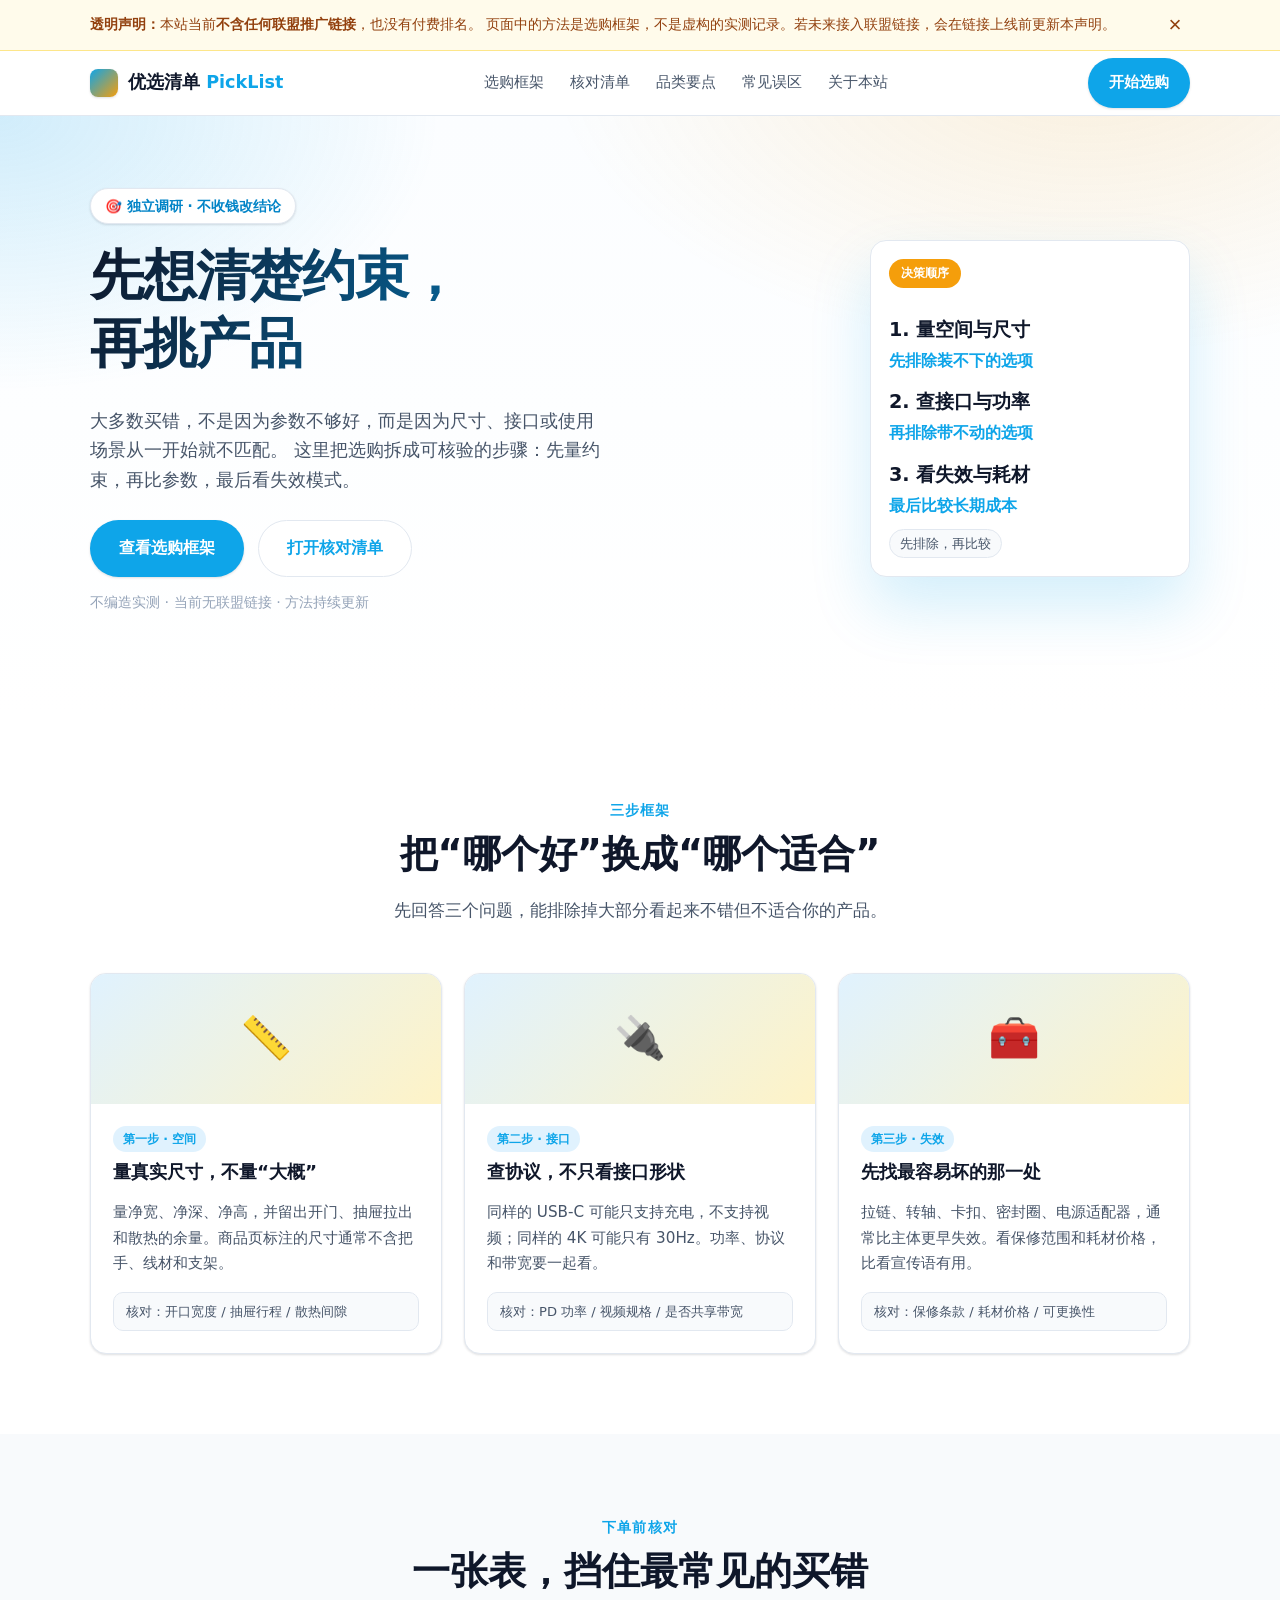
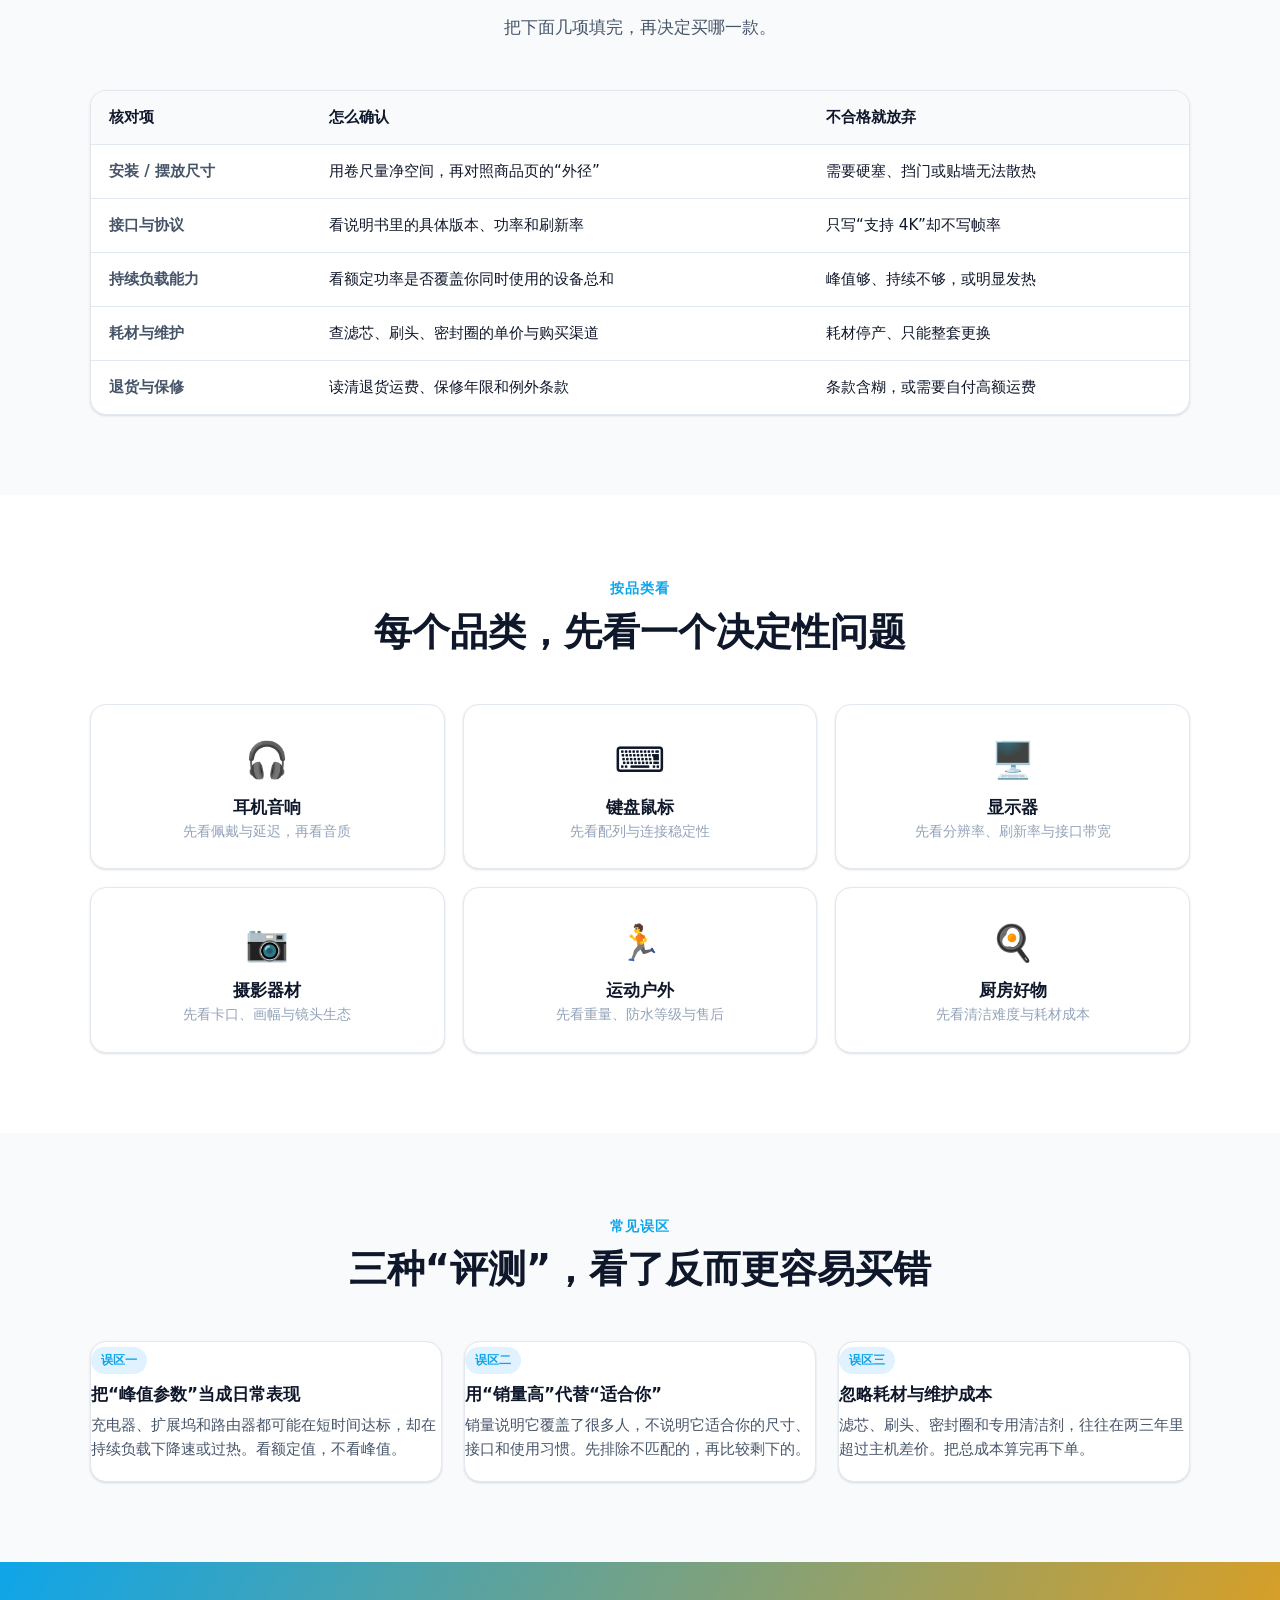
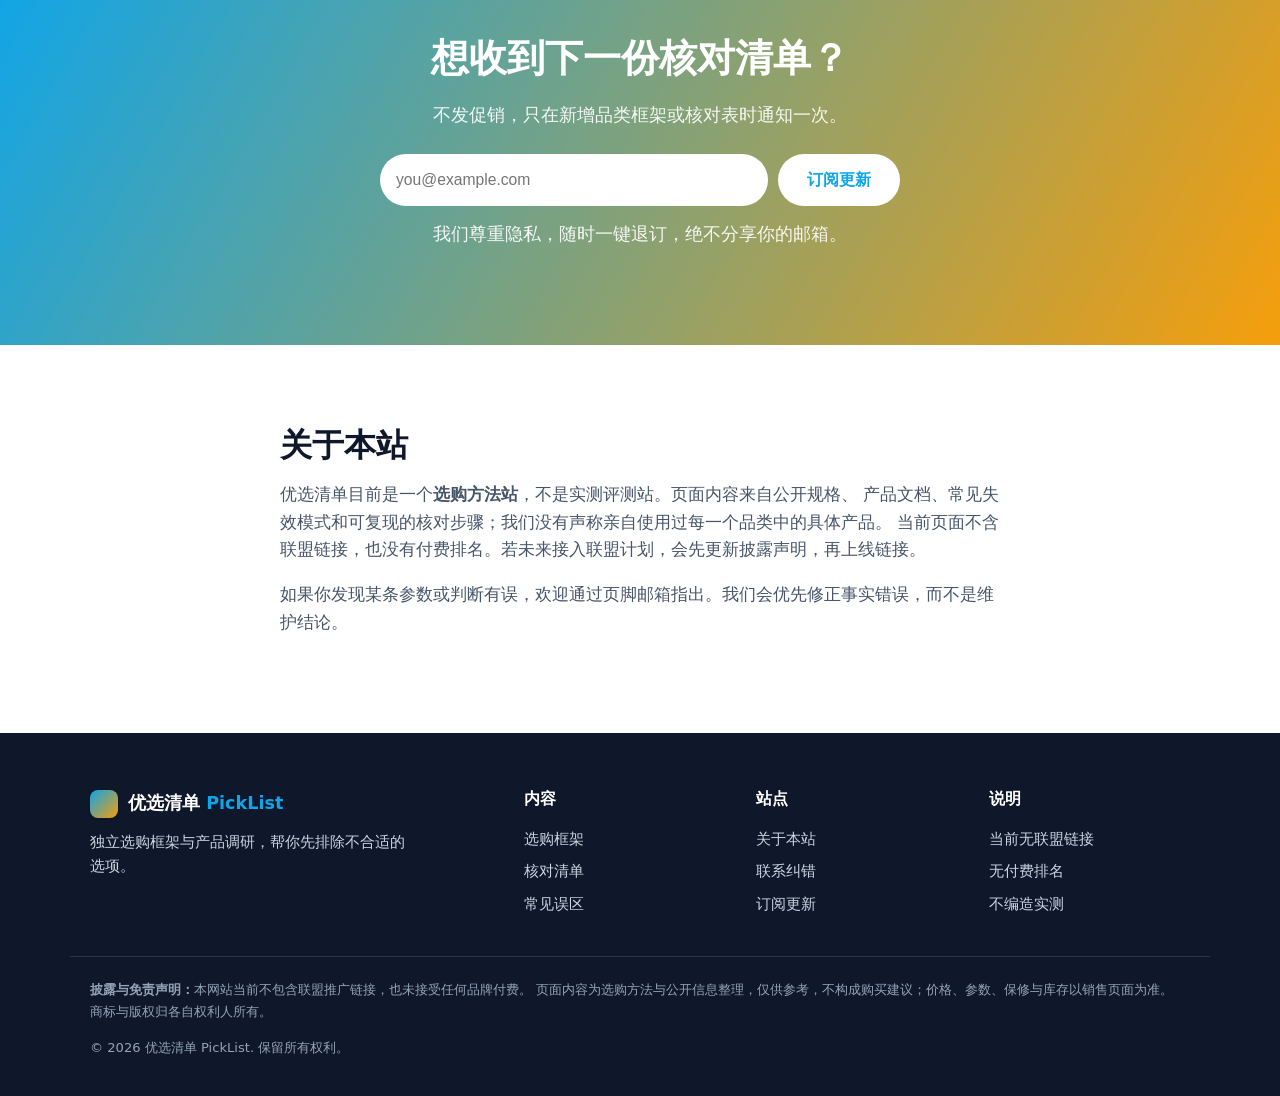
<file: affiliate/index.html>
<!DOCTYPE html>
<html lang="zh-CN">
<head>
  <meta charset="UTF-8" />
  <meta name="viewport" content="width=device-width, initial-scale=1.0" />
  <title>优选清单 · 独立选购框架与产品调研</title>
  <meta name="description" content="用可核验的规格、空间约束与失效模式，帮你做出购买决策。当前未接入联盟链接，不编造实测经历。" />
  <meta name="robots" content="index, follow" />
  <meta name="theme-color" content="#0ea5e9" />
  <link rel="canonical" href="https://yunzhou6-affiliate.netlify.app/" />
  <meta property="og:type" content="website" />
  <meta property="og:locale" content="zh_CN" />
  <meta property="og:site_name" content="优选清单 PickList" />
  <meta property="og:title" content="优选清单 · 独立选购框架与产品调研" />
  <meta property="og:description" content="先量约束，再比参数，最后看失效模式。一份不靠编造实测的选购方法。" />
  <meta property="og:url" content="https://yunzhou6-affiliate.netlify.app/" />
  <meta name="twitter:card" content="summary" />
  <meta name="twitter:title" content="优选清单 · 独立选购框架与产品调研" />
  <meta name="twitter:description" content="先量约束，再比参数，最后看失效模式。一份不靠编造实测的选购方法。" />
  <link rel="stylesheet" href="./styles.css" />
</head>
<body>
  <div class="disclosure" id="disclosure">
    <div class="container disclosure-inner">
      <p>
        <strong>透明声明：</strong>本站当前<strong>不含任何联盟推广链接</strong>，也没有付费排名。
        页面中的方法是选购框架，不是虚构的实测记录。若未来接入联盟链接，会在链接上线前更新本声明。
      </p>
      <button class="disclosure-close" id="disclosureClose" aria-label="关闭声明">×</button>
    </div>
  </div>

  <header class="site-header" id="top">
    <div class="container nav">
      <a class="brand" href="#top" aria-label="优选清单首页">
        <span class="brand-mark" aria-hidden="true"></span>
        <span class="brand-name">优选清单 <span class="brand-sub">PickList</span></span>
      </a>

      <nav class="nav-links" id="navLinks" aria-label="主导航">
        <a href="#framework">选购框架</a>
        <a href="#compare">核对清单</a>
        <a href="#categories">品类要点</a>
        <a href="#mistakes">常见误区</a>
        <a href="#about">关于本站</a>
      </nav>

      <div class="nav-actions">
        <a class="btn btn-primary" href="#framework">开始选购</a>
      </div>

      <button class="nav-toggle" id="navToggle" aria-label="打开菜单" aria-expanded="false" aria-controls="navLinks">
        <span></span><span></span><span></span>
      </button>
    </div>
  </header>

  <main>
    <section class="hero">
      <div class="container hero-grid">
        <div class="hero-copy reveal">
          <span class="badge">🎯 独立调研 · 不收钱改结论</span>
          <h1>先想清楚约束，<br />再挑产品</h1>
          <p class="lead">
            大多数买错，不是因为参数不够好，而是因为尺寸、接口或使用场景从一开始就不匹配。
            这里把选购拆成可核验的步骤：先量约束，再比参数，最后看失效模式。
          </p>
          <div class="hero-cta">
            <a class="btn btn-primary btn-lg" href="#framework">查看选购框架</a>
            <a class="btn btn-outline btn-lg" href="#compare">打开核对清单</a>
          </div>
          <p class="hero-note">不编造实测 · 当前无联盟链接 · 方法持续更新</p>
        </div>

        <div class="hero-visual reveal" aria-hidden="true">
          <div class="rank-card">
            <span class="rank-badge">决策顺序</span>
            <div class="rank-body" style="padding-top:18px;">
              <h3>1. 量空间与尺寸</h3>
              <p class="rank-price" style="font-size:16px;">先排除装不下的选项</p>
              <h3 style="margin-top:16px;">2. 查接口与功率</h3>
              <p class="rank-price" style="font-size:16px;">再排除带不动的选项</p>
              <h3 style="margin-top:16px;">3. 看失效与耗材</h3>
              <p class="rank-price" style="font-size:16px;">最后比较长期成本</p>
              <span class="rank-tag">先排除，再比较</span>
            </div>
          </div>
        </div>
      </div>
    </section>

    <section class="section" id="framework">
      <div class="container">
        <div class="section-head reveal">
          <span class="eyebrow">三步框架</span>
          <h2>把“哪个好”换成“哪个适合”</h2>
          <p>先回答三个问题，能排除掉大部分看起来不错但不适合你的产品。</p>
        </div>

        <div class="grid-3 picks">
          <article class="pick-card reveal">
            <div class="pick-thumb"><span class="pick-emoji" aria-hidden="true">📏</span></div>
            <div class="pick-body">
              <span class="pick-cat">第一步 · 空间</span>
              <h3>量真实尺寸，不量“大概”</h3>
              <p class="pick-desc">量净宽、净深、净高，并留出开门、抽屉拉出和散热的余量。商品页标注的尺寸通常不含把手、线材和支架。</p>
              <p class="pick-note">核对：开口宽度 / 抽屉行程 / 散热间隙</p>
            </div>
          </article>

          <article class="pick-card reveal">
            <div class="pick-thumb"><span class="pick-emoji" aria-hidden="true">🔌</span></div>
            <div class="pick-body">
              <span class="pick-cat">第二步 · 接口</span>
              <h3>查协议，不只看接口形状</h3>
              <p class="pick-desc">同样的 USB-C 可能只支持充电，不支持视频；同样的 4K 可能只有 30Hz。功率、协议和带宽要一起看。</p>
              <p class="pick-note">核对：PD 功率 / 视频规格 / 是否共享带宽</p>
            </div>
          </article>

          <article class="pick-card reveal">
            <div class="pick-thumb"><span class="pick-emoji" aria-hidden="true">🧰</span></div>
            <div class="pick-body">
              <span class="pick-cat">第三步 · 失效</span>
              <h3>先找最容易坏的那一处</h3>
              <p class="pick-desc">拉链、转轴、卡扣、密封圈、电源适配器，通常比主体更早失效。看保修范围和耗材价格，比看宣传语有用。</p>
              <p class="pick-note">核对：保修条款 / 耗材价格 / 可更换性</p>
            </div>
          </article>
        </div>
      </div>
    </section>

    <section class="section section-alt" id="compare">
      <div class="container">
        <div class="section-head reveal">
          <span class="eyebrow">下单前核对</span>
          <h2>一张表，挡住最常见的买错</h2>
          <p>把下面几项填完，再决定买哪一款。</p>
        </div>

        <div class="table-wrap reveal">
          <table class="compare-table">
            <thead>
              <tr>
                <th>核对项</th>
                <th>怎么确认</th>
                <th>不合格就放弃</th>
              </tr>
            </thead>
            <tbody>
              <tr><td>安装 / 摆放尺寸</td><td>用卷尺量净空间，再对照商品页的“外径”</td><td>需要硬塞、挡门或贴墙无法散热</td></tr>
              <tr><td>接口与协议</td><td>看说明书里的具体版本、功率和刷新率</td><td>只写“支持 4K”却不写帧率</td></tr>
              <tr><td>持续负载能力</td><td>看额定功率是否覆盖你同时使用的设备总和</td><td>峰值够、持续不够，或明显发热</td></tr>
              <tr><td>耗材与维护</td><td>查滤芯、刷头、密封圈的单价与购买渠道</td><td>耗材停产、只能整套更换</td></tr>
              <tr><td>退货与保修</td><td>读清退货运费、保修年限和例外条款</td><td>条款含糊，或需要自付高额运费</td></tr>
            </tbody>
          </table>
        </div>
      </div>
    </section>

    <section class="section" id="categories">
      <div class="container">
        <div class="section-head reveal">
          <span class="eyebrow">按品类看</span>
          <h2>每个品类，先看一个决定性问题</h2>
        </div>
        <div class="grid-3 cats">
          <a class="cat-card reveal" href="#compare"><span class="cat-emoji" aria-hidden="true">🎧</span><h3>耳机音响</h3><p>先看佩戴与延迟，再看音质</p></a>
          <a class="cat-card reveal" href="#compare"><span class="cat-emoji" aria-hidden="true">⌨️</span><h3>键盘鼠标</h3><p>先看配列与连接稳定性</p></a>
          <a class="cat-card reveal" href="#compare"><span class="cat-emoji" aria-hidden="true">🖥️</span><h3>显示器</h3><p>先看分辨率、刷新率与接口带宽</p></a>
          <a class="cat-card reveal" href="#compare"><span class="cat-emoji" aria-hidden="true">📷</span><h3>摄影器材</h3><p>先看卡口、画幅与镜头生态</p></a>
          <a class="cat-card reveal" href="#compare"><span class="cat-emoji" aria-hidden="true">🏃</span><h3>运动户外</h3><p>先看重量、防水等级与售后</p></a>
          <a class="cat-card reveal" href="#compare"><span class="cat-emoji" aria-hidden="true">🍳</span><h3>厨房好物</h3><p>先看清洁难度与耗材成本</p></a>
        </div>
      </div>
    </section>

    <section class="section section-alt" id="mistakes">
      <div class="container">
        <div class="section-head reveal">
          <span class="eyebrow">常见误区</span>
          <h2>三种“评测”，看了反而更容易买错</h2>
        </div>
        <div class="grid-3 posts">
          <article class="post-card reveal">
            <div class="post-body">
              <span class="post-cat">误区一</span>
              <h3>把“峰值参数”当成日常表现</h3>
              <p>充电器、扩展坞和路由器都可能在短时间达标，却在持续负载下降速或过热。看额定值，不看峰值。</p>
            </div>
          </article>
          <article class="post-card reveal">
            <div class="post-body">
              <span class="post-cat">误区二</span>
              <h3>用“销量高”代替“适合你”</h3>
              <p>销量说明它覆盖了很多人，不说明它适合你的尺寸、接口和使用习惯。先排除不匹配的，再比较剩下的。</p>
            </div>
          </article>
          <article class="post-card reveal">
            <div class="post-body">
              <span class="post-cat">误区三</span>
              <h3>忽略耗材与维护成本</h3>
              <p>滤芯、刷头、密封圈和专用清洁剂，往往在两三年里超过主机差价。把总成本算完再下单。</p>
            </div>
          </article>
        </div>
      </div>
    </section>

    <section class="cta" id="subscribe">
      <div class="container cta-inner reveal">
        <h2>想收到下一份核对清单？</h2>
        <p>不发促销，只在新增品类框架或核对表时通知一次。</p>
        <form class="sub-form" id="subForm" name="subscribe" method="POST" data-netlify="true" netlify netlify-honeypot="bot-field" novalidate>
          <input type="hidden" name="form-name" value="subscribe" />
          <p class="hidden"><label>请勿填写：<input name="bot-field" tabindex="-1" autocomplete="off" /></label></p>
          <input type="email" id="subEmail" placeholder="you@example.com" autocomplete="email" aria-label="邮箱地址" required />
          <button class="btn btn-light btn-lg" type="submit">订阅更新</button>
          <p class="form-success" id="subSuccess" aria-live="polite" hidden></p>
        </form>
        <p class="cta-fine">我们尊重隐私，随时一键退订，绝不分享你的邮箱。</p>
      </div>
    </section>

    <section class="section" id="about">
      <div class="container about reveal">
        <h2>关于本站</h2>
        <p>
          优选清单目前是一个<strong>选购方法站</strong>，不是实测评测站。页面内容来自公开规格、
          产品文档、常见失效模式和可复现的核对步骤；我们没有声称亲自使用过每一个品类中的具体产品。
          当前页面不含联盟链接，也没有付费排名。若未来接入联盟计划，会先更新披露声明，再上线链接。
        </p>
        <p>
          如果你发现某条参数或判断有误，欢迎通过页脚邮箱指出。我们会优先修正事实错误，而不是维护结论。
        </p>
      </div>
    </section>
  </main>

  <footer class="site-footer">
    <div class="container footer-grid">
      <div class="footer-brand">
        <a class="brand" href="#top">
          <span class="brand-mark" aria-hidden="true"></span>
          <span class="brand-name">优选清单 <span class="brand-sub">PickList</span></span>
        </a>
        <p>独立选购框架与产品调研，帮你先排除不合适的选项。</p>
      </div>
      <div class="footer-col">
        <h4>内容</h4>
        <a href="#framework">选购框架</a>
        <a href="#compare">核对清单</a>
        <a href="#mistakes">常见误区</a>
      </div>
      <div class="footer-col">
        <h4>站点</h4>
        <a href="#about">关于本站</a>
        <a href="mailto:yunzhou6@gmail.com">联系纠错</a>
        <a href="#subscribe">订阅更新</a>
      </div>
      <div class="footer-col">
        <h4>说明</h4>
        <p>当前无联盟链接</p>
        <p>无付费排名</p>
        <p>不编造实测</p>
      </div>
    </div>

    <div class="container footer-disclaimer">
      <p>
        <strong>披露与免责声明：</strong>本网站当前不包含联盟推广链接，也未接受任何品牌付费。
        页面内容为选购方法与公开信息整理，仅供参考，不构成购买建议；价格、参数、保修与库存以销售页面为准。
        商标与版权归各自权利人所有。
      </p>
      <p class="copyright">© 2026 优选清单 PickList. 保留所有权利。</p>
    </div>
  </footer>

  <script src="./script.js"></script>
</body>
</html>
</file>
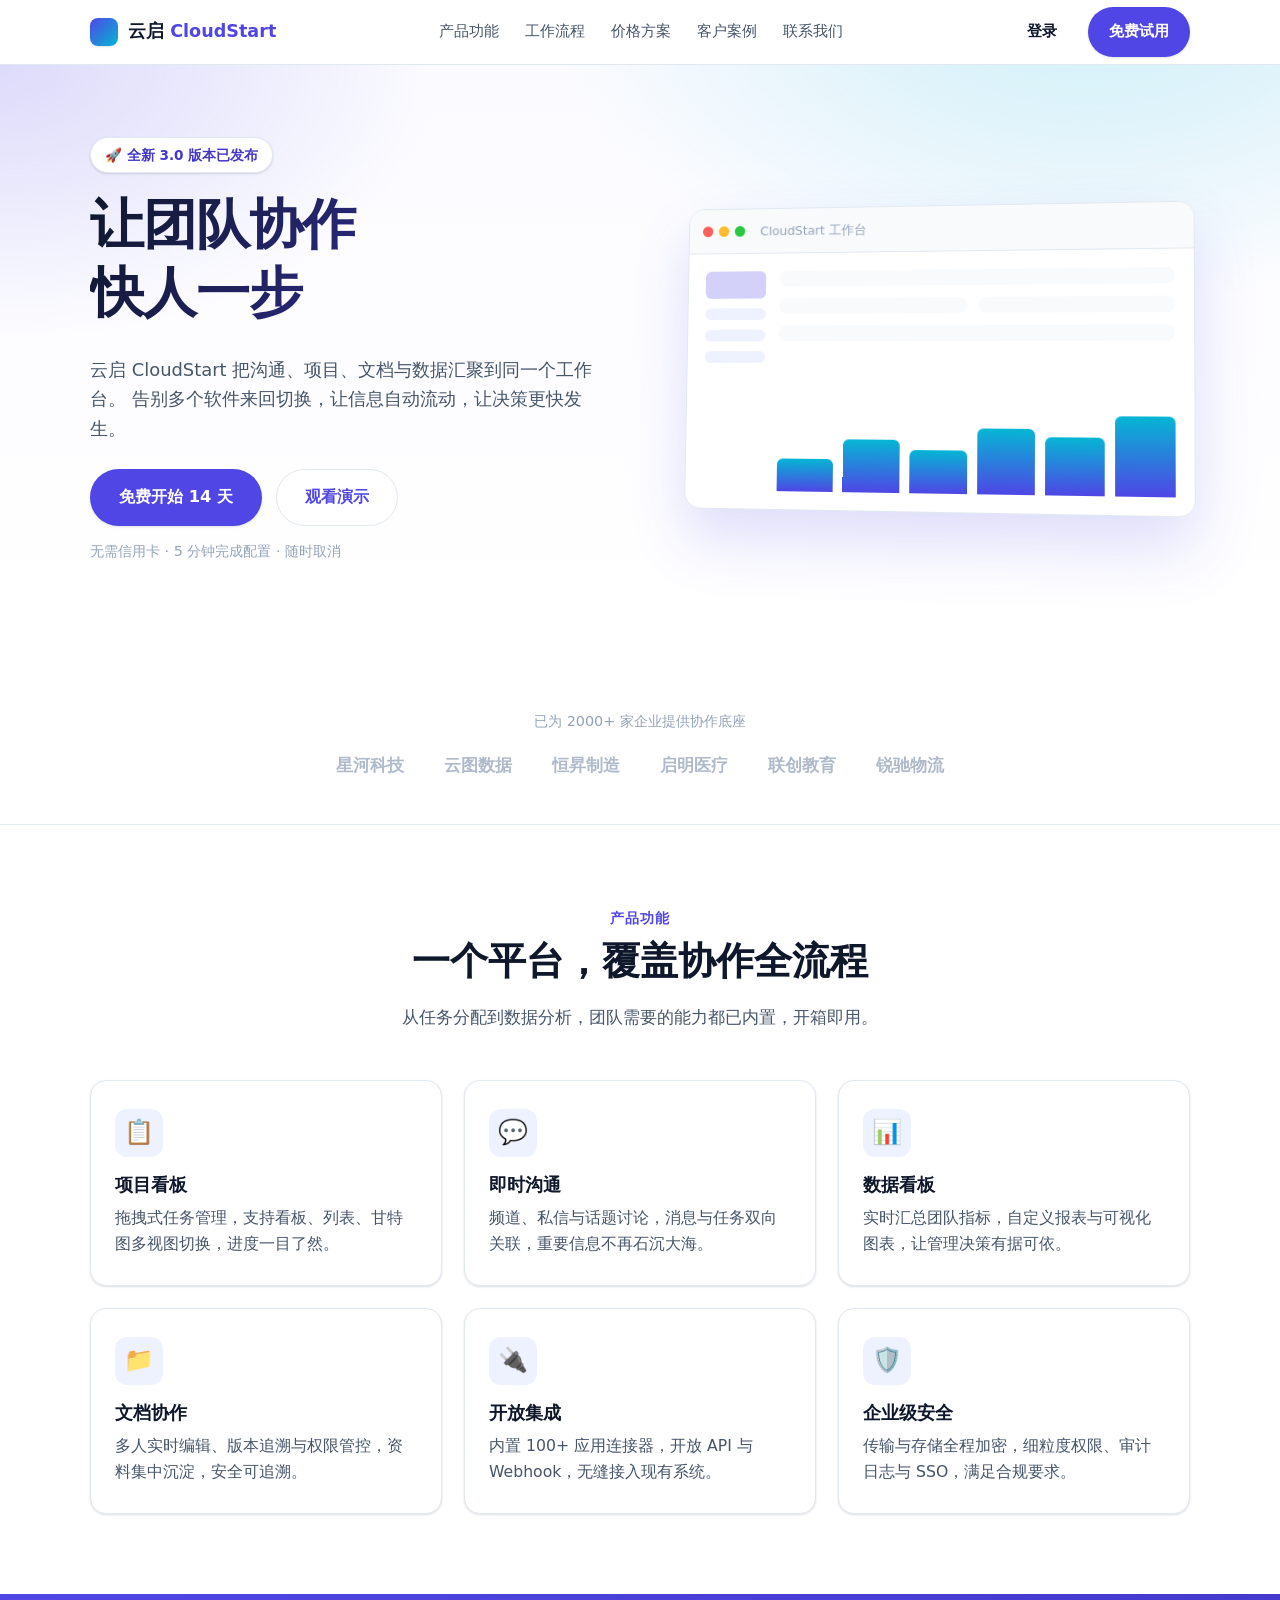
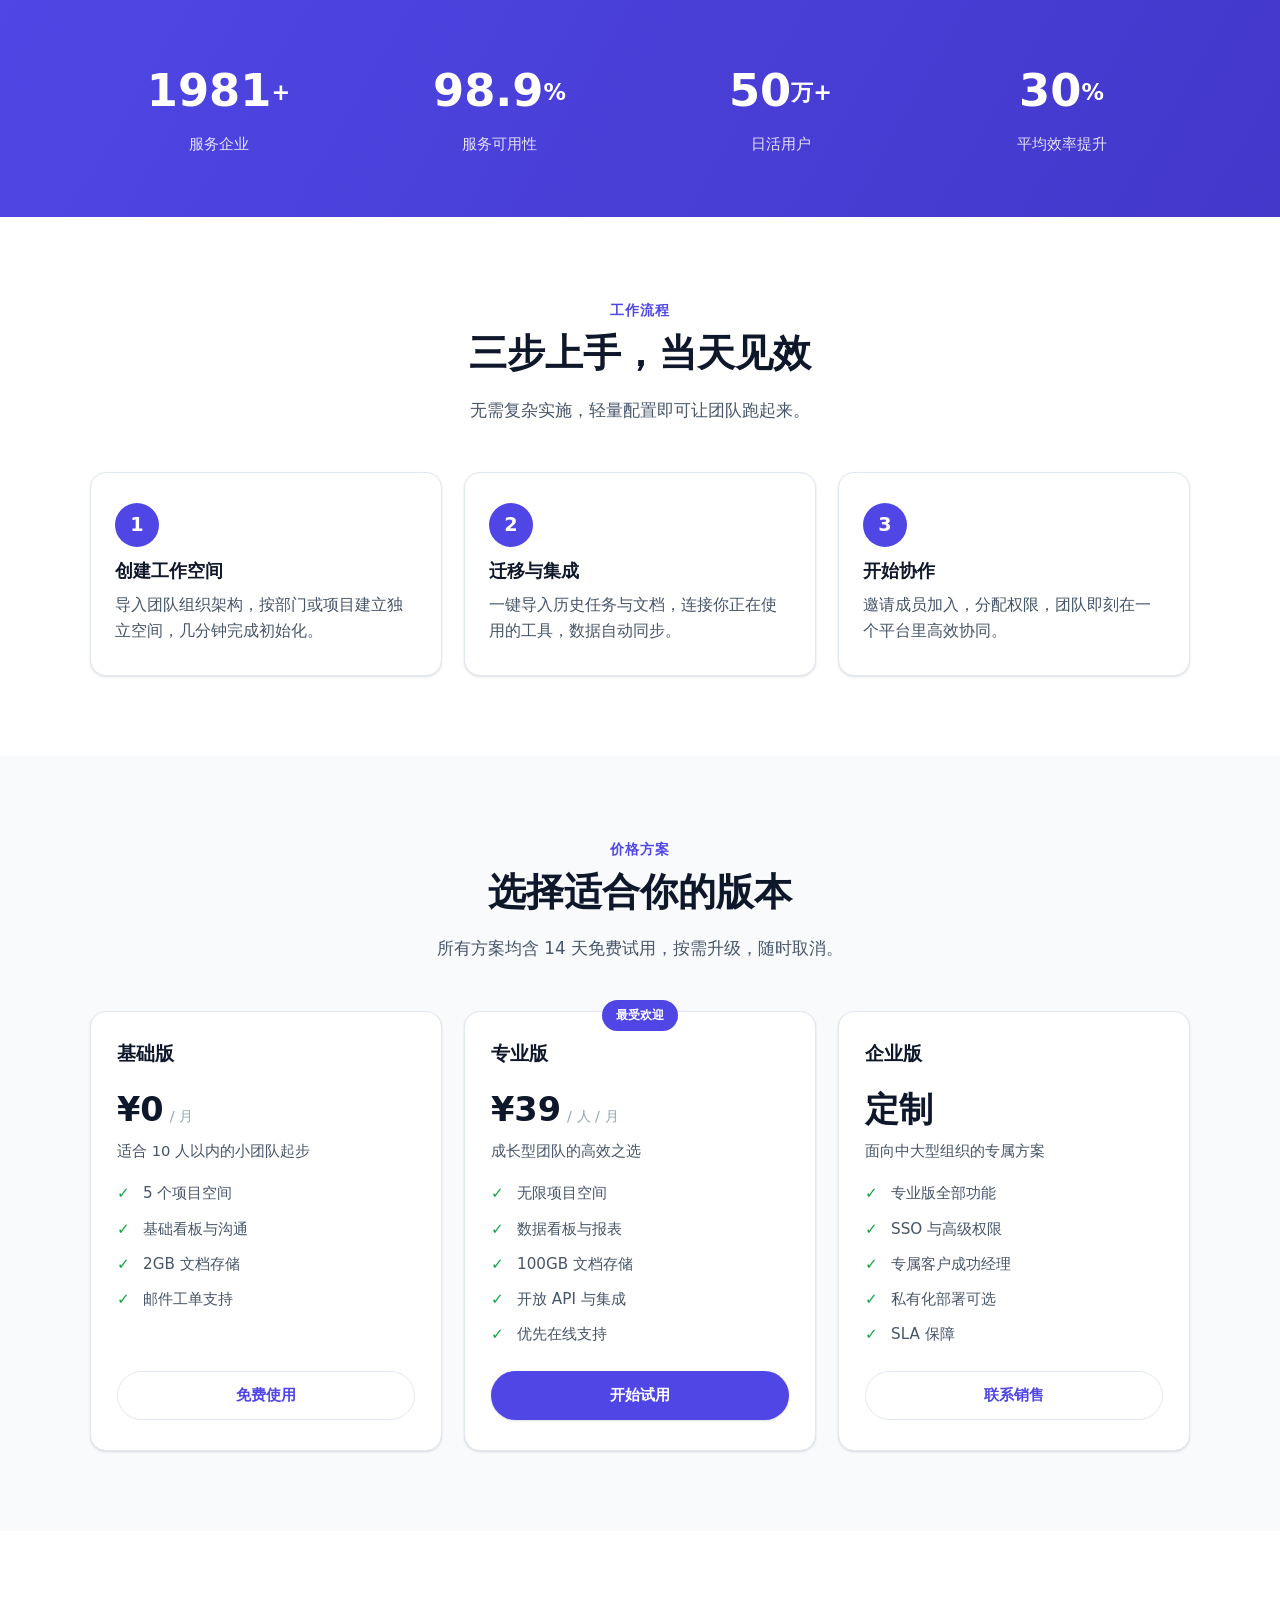
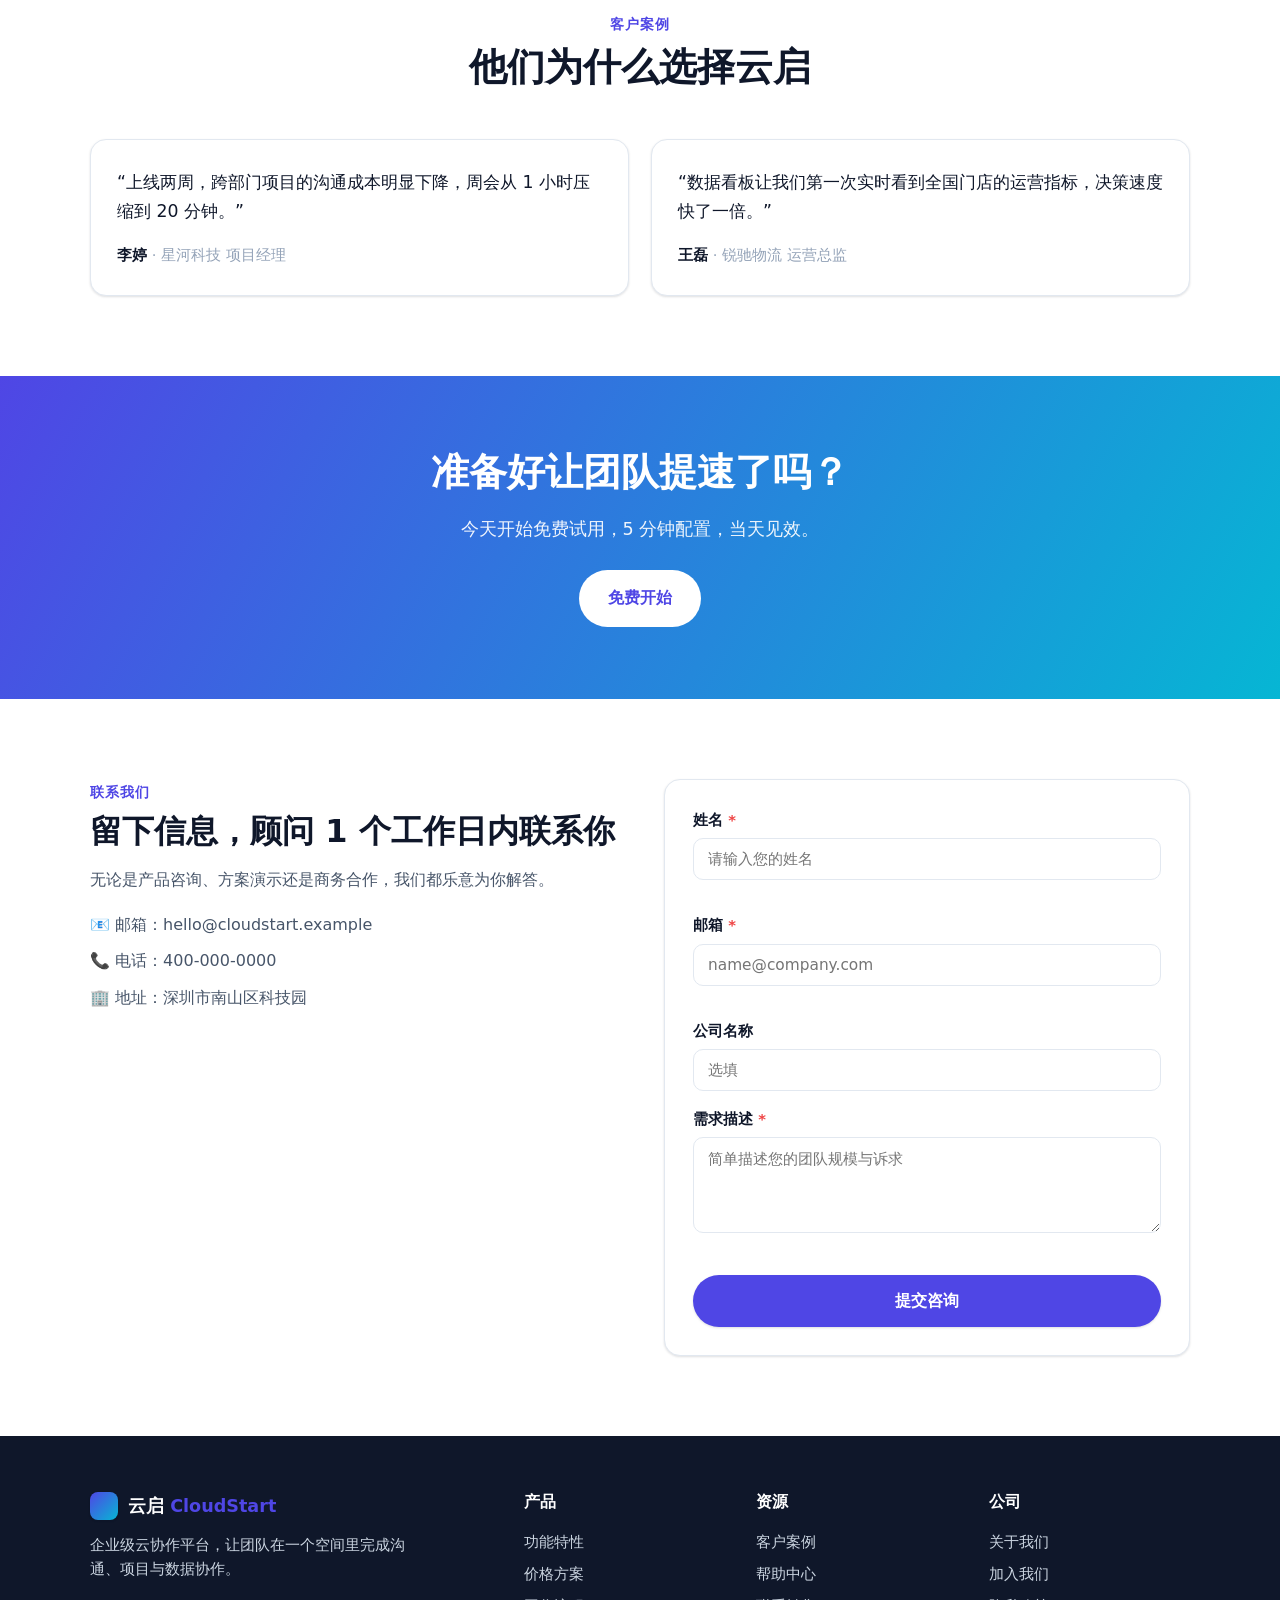
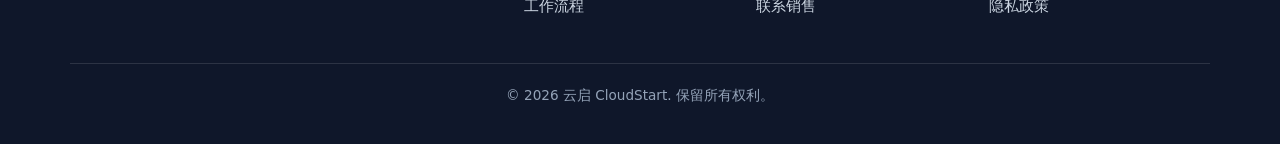
<file: landing/index.html>
<!DOCTYPE html>
<html lang="zh-CN">
<head>
  <meta charset="UTF-8" />
  <meta name="viewport" content="width=device-width, initial-scale=1.0" />
  <meta name="description" content="云启 CloudStart —— 企业级云协作平台，让团队在一个空间里完成沟通、项目与数据协作。免费试用，5 分钟上线。" />
  <meta name="theme-color" content="#4f46e5" />
  <link rel="canonical" href="https://stirring-elf-614467.netlify.app/" />
  <meta property="og:type" content="website" />
  <meta property="og:locale" content="zh_CN" />
  <meta property="og:site_name" content="云启 CloudStart" />
  <meta property="og:title" content="云启 CloudStart · 企业级云协作平台" />
  <meta property="og:description" content="把沟通、项目、文档与数据汇聚到同一个工作台，让团队协作快人一步。" />
  <meta property="og:url" content="https://stirring-elf-614467.netlify.app/" />
  <meta name="twitter:card" content="summary" />
  <meta name="twitter:title" content="云启 CloudStart · 企业级云协作平台" />
  <meta name="twitter:description" content="把沟通、项目、文档与数据汇聚到同一个工作台，让团队协作快人一步。" />
  <title>云启 CloudStart · 企业级云协作平台</title>
  <link rel="preconnect" href="https://fonts.googleapis.com" />
  <link rel="stylesheet" href="./styles.css" />
</head>
<body>
  <!-- 顶部导航 -->
  <header class="site-header" id="top">
    <div class="container nav">
      <a class="brand" href="#top" aria-label="云启 CloudStart 首页">
        <span class="brand-mark" aria-hidden="true"></span>
        <span class="brand-name">云启 <span class="brand-sub">CloudStart</span></span>
      </a>

      <nav class="nav-links" id="navLinks" aria-label="主导航">
        <a href="#features">产品功能</a>
        <a href="#how">工作流程</a>
        <a href="#pricing">价格方案</a>
        <a href="#testimonials">客户案例</a>
        <a href="#contact">联系我们</a>
      </nav>

      <div class="nav-actions">
        <a class="btn btn-ghost" href="#contact">登录</a>
        <a class="btn btn-primary" href="#pricing">免费试用</a>
      </div>

      <button class="nav-toggle" id="navToggle" aria-label="打开菜单" aria-expanded="false" aria-controls="navLinks">
        <span></span><span></span><span></span>
      </button>
    </div>
  </header>

  <main>
    <!-- Hero -->
    <section class="hero">
      <div class="container hero-grid">
        <div class="hero-copy reveal">
          <span class="badge">🚀 全新 3.0 版本已发布</span>
          <h1>让团队协作<br />快人一步</h1>
          <p class="lead">
            云启 CloudStart 把沟通、项目、文档与数据汇聚到同一个工作台。
            告别多个软件来回切换，让信息自动流动，让决策更快发生。
          </p>
          <div class="hero-cta">
            <a class="btn btn-primary btn-lg" href="#pricing">免费开始 14 天</a>
            <a class="btn btn-outline btn-lg" href="#how">观看演示</a>
          </div>
          <p class="hero-note">无需信用卡 · 5 分钟完成配置 · 随时取消</p>
        </div>

        <div class="hero-visual reveal" aria-hidden="true">
          <div class="mock">
            <div class="mock-bar">
              <span class="dot red"></span><span class="dot yellow"></span><span class="dot green"></span>
              <span class="mock-title">CloudStart 工作台</span>
            </div>
            <div class="mock-body">
              <div class="mock-side">
                <span></span><span></span><span></span><span></span>
              </div>
              <div class="mock-main">
                <div class="mock-card w70"></div>
                <div class="mock-row"><div class="mock-card w40"></div><div class="mock-card w40"></div></div>
                <div class="mock-card w90"></div>
                <div class="mock-chart">
                  <i style="height:40%"></i><i style="height:65%"></i><i style="height:52%"></i>
                  <i style="height:80%"></i><i style="height:70%"></i><i style="height:95%"></i>
                </div>
              </div>
            </div>
          </div>
        </div>
      </div>
    </section>

    <!-- 信任栏 -->
    <section class="trust">
      <div class="container">
        <p class="trust-label">已为 2000+ 家企业提供协作底座</p>
        <div class="trust-logos">
          <span>星河科技</span><span>云图数据</span><span>恒昇制造</span>
          <span>启明医疗</span><span>联创教育</span><span>锐驰物流</span>
        </div>
      </div>
    </section>

    <!-- 功能特性 -->
    <section class="section" id="features">
      <div class="container">
        <div class="section-head reveal">
          <span class="eyebrow">产品功能</span>
          <h2>一个平台，覆盖协作全流程</h2>
          <p>从任务分配到数据分析，团队需要的能力都已内置，开箱即用。</p>
        </div>

        <div class="grid-3">
          <article class="card reveal">
            <div class="card-icon" aria-hidden="true">📋</div>
            <h3>项目看板</h3>
            <p>拖拽式任务管理，支持看板、列表、甘特图多视图切换，进度一目了然。</p>
          </article>
          <article class="card reveal">
            <div class="card-icon" aria-hidden="true">💬</div>
            <h3>即时沟通</h3>
            <p>频道、私信与话题讨论，消息与任务双向关联，重要信息不再石沉大海。</p>
          </article>
          <article class="card reveal">
            <div class="card-icon" aria-hidden="true">📊</div>
            <h3>数据看板</h3>
            <p>实时汇总团队指标，自定义报表与可视化图表，让管理决策有据可依。</p>
          </article>
          <article class="card reveal">
            <div class="card-icon" aria-hidden="true">📁</div>
            <h3>文档协作</h3>
            <p>多人实时编辑、版本追溯与权限管控，资料集中沉淀，安全可追溯。</p>
          </article>
          <article class="card reveal">
            <div class="card-icon" aria-hidden="true">🔌</div>
            <h3>开放集成</h3>
            <p>内置 100+ 应用连接器，开放 API 与 Webhook，无缝接入现有系统。</p>
          </article>
          <article class="card reveal">
            <div class="card-icon" aria-hidden="true">🛡️</div>
            <h3>企业级安全</h3>
            <p>传输与存储全程加密，细粒度权限、审计日志与 SSO，满足合规要求。</p>
          </article>
        </div>
      </div>
    </section>

    <!-- 数据统计 -->
    <section class="stats">
      <div class="container stats-grid">
        <div class="stat reveal">
          <span class="stat-num" data-target="2000">0</span><span class="stat-plus">+</span>
          <p>服务企业</p>
        </div>
        <div class="stat reveal">
          <span class="stat-num" data-target="99" data-suffix=".9">0</span><span class="stat-plus">%</span>
          <p>服务可用性</p>
        </div>
        <div class="stat reveal">
          <span class="stat-num" data-target="50">0</span><span class="stat-plus">万+</span>
          <p>日活用户</p>
        </div>
        <div class="stat reveal">
          <span class="stat-num" data-target="30">0</span><span class="stat-plus">%</span>
          <p>平均效率提升</p>
        </div>
      </div>
    </section>

    <!-- 工作流程 -->
    <section class="section" id="how">
      <div class="container">
        <div class="section-head reveal">
          <span class="eyebrow">工作流程</span>
          <h2>三步上手，当天见效</h2>
          <p>无需复杂实施，轻量配置即可让团队跑起来。</p>
        </div>

        <div class="steps">
          <div class="step reveal">
            <span class="step-num">1</span>
            <h3>创建工作空间</h3>
            <p>导入团队组织架构，按部门或项目建立独立空间，几分钟完成初始化。</p>
          </div>
          <div class="step reveal">
            <span class="step-num">2</span>
            <h3>迁移与集成</h3>
            <p>一键导入历史任务与文档，连接你正在使用的工具，数据自动同步。</p>
          </div>
          <div class="step reveal">
            <span class="step-num">3</span>
            <h3>开始协作</h3>
            <p>邀请成员加入，分配权限，团队即刻在一个平台里高效协同。</p>
          </div>
        </div>
      </div>
    </section>

    <!-- 价格方案 -->
    <section class="section section-alt" id="pricing">
      <div class="container">
        <div class="section-head reveal">
          <span class="eyebrow">价格方案</span>
          <h2>选择适合你的版本</h2>
          <p>所有方案均含 14 天免费试用，按需升级，随时取消。</p>
        </div>

        <div class="grid-3 pricing">
          <article class="price-card reveal">
            <h3>基础版</h3>
            <p class="price"><span class="amount">¥0</span><span class="per">/ 月</span></p>
            <p class="price-desc">适合 10 人以内的小团队起步</p>
            <ul class="price-list">
              <li>5 个项目空间</li>
              <li>基础看板与沟通</li>
              <li>2GB 文档存储</li>
              <li>邮件工单支持</li>
            </ul>
            <a class="btn btn-outline btn-block" href="#contact">免费使用</a>
          </article>

          <article class="price-card price-card-featured reveal">
            <span class="ribbon">最受欢迎</span>
            <h3>专业版</h3>
            <p class="price"><span class="amount">¥39</span><span class="per">/ 人 / 月</span></p>
            <p class="price-desc">成长型团队的高效之选</p>
            <ul class="price-list">
              <li>无限项目空间</li>
              <li>数据看板与报表</li>
              <li>100GB 文档存储</li>
              <li>开放 API 与集成</li>
              <li>优先在线支持</li>
            </ul>
            <a class="btn btn-primary btn-block" href="#contact">开始试用</a>
          </article>

          <article class="price-card reveal">
            <h3>企业版</h3>
            <p class="price"><span class="amount">定制</span></p>
            <p class="price-desc">面向中大型组织的专属方案</p>
            <ul class="price-list">
              <li>专业版全部功能</li>
              <li>SSO 与高级权限</li>
              <li>专属客户成功经理</li>
              <li>私有化部署可选</li>
              <li>SLA 保障</li>
            </ul>
            <a class="btn btn-outline btn-block" href="#contact">联系销售</a>
          </article>
        </div>
      </div>
    </section>

    <!-- 客户评价 -->
    <section class="section" id="testimonials">
      <div class="container">
        <div class="section-head reveal">
          <span class="eyebrow">客户案例</span>
          <h2>他们为什么选择云启</h2>
        </div>

        <div class="grid-2 quotes">
          <blockquote class="quote reveal">
            <p>“上线两周，跨部门项目的沟通成本明显下降，周会从 1 小时压缩到 20 分钟。”</p>
            <footer><strong>李婷</strong> · 星河科技 项目经理</footer>
          </blockquote>
          <blockquote class="quote reveal">
            <p>“数据看板让我们第一次实时看到全国门店的运营指标，决策速度快了一倍。”</p>
            <footer><strong>王磊</strong> · 锐驰物流 运营总监</footer>
          </blockquote>
        </div>
      </div>
    </section>

    <!-- CTA -->
    <section class="cta">
      <div class="container cta-inner reveal">
        <h2>准备好让团队提速了吗？</h2>
        <p>今天开始免费试用，5 分钟配置，当天见效。</p>
        <a class="btn btn-light btn-lg" href="#pricing">免费开始</a>
      </div>
    </section>

    <!-- 联系表单 -->
    <section class="section" id="contact">
      <div class="container contact-grid">
        <div class="contact-copy reveal">
          <span class="eyebrow">联系我们</span>
          <h2>留下信息，顾问 1 个工作日内联系你</h2>
          <p>无论是产品咨询、方案演示还是商务合作，我们都乐意为你解答。</p>
          <ul class="contact-info">
            <li>📧 邮箱：hello@cloudstart.example</li>
            <li>📞 电话：400-000-0000</li>
            <li>🏢 地址：深圳市南山区科技园</li>
          </ul>
        </div>

        <form class="contact-form reveal" id="contactForm" name="contact" method="POST" data-netlify="true" netlify netlify-honeypot="bot-field" novalidate>
          <input type="hidden" name="form-name" value="contact" />
          <p class="hidden"><label>请勿填写：<input name="bot-field" tabindex="-1" autocomplete="off" /></label></p>
          <div class="field">
            <label for="name">姓名 <span class="req">*</span></label>
            <input type="text" id="name" name="name" autocomplete="name" placeholder="请输入您的姓名" required />
            <small class="error" data-for="name"></small>
          </div>
          <div class="field">
            <label for="email">邮箱 <span class="req">*</span></label>
            <input type="email" id="email" name="email" autocomplete="email" placeholder="name@company.com" required />
            <small class="error" data-for="email"></small>
          </div>
          <div class="field">
            <label for="company">公司名称</label>
            <input type="text" id="company" name="company" autocomplete="organization" placeholder="选填" />
          </div>
          <div class="field">
            <label for="message">需求描述 <span class="req">*</span></label>
            <textarea id="message" name="message" rows="4" placeholder="简单描述您的团队规模与诉求" required></textarea>
            <small class="error" data-for="message"></small>
          </div>
          <button class="btn btn-primary btn-block btn-lg" type="submit">提交咨询</button>
          <p class="form-success" id="formSuccess" hidden>✅ 提交成功！我们会尽快与您联系。</p>
        </form>
      </div>
    </section>
  </main>

  <!-- 页脚 -->
  <footer class="site-footer">
    <div class="container footer-grid">
      <div class="footer-brand">
        <a class="brand" href="#top">
          <span class="brand-mark" aria-hidden="true"></span>
          <span class="brand-name">云启 <span class="brand-sub">CloudStart</span></span>
        </a>
        <p>企业级云协作平台，让团队在一个空间里完成沟通、项目与数据协作。</p>
      </div>
      <div class="footer-col">
        <h4>产品</h4>
        <a href="#features">功能特性</a>
        <a href="#pricing">价格方案</a>
        <a href="#how">工作流程</a>
      </div>
      <div class="footer-col">
        <h4>资源</h4>
        <a href="#testimonials">客户案例</a>
        <a href="#contact">帮助中心</a>
        <a href="#contact">联系销售</a>
      </div>
      <div class="footer-col">
        <h4>公司</h4>
        <a href="#top">关于我们</a>
        <a href="#top">加入我们</a>
        <a href="#top">隐私政策</a>
      </div>
    </div>
    <div class="container footer-bottom">
      <p>© 2026 云启 CloudStart. 保留所有权利。</p>
    </div>
  </footer>

  <script src="./script.js"></script>
</body>
</html>
</file>
<file: affiliate/styles.css>
/* ============================================================
   优选清单 · 联盟营销主页样式
   移动优先 · CSS 变量主题 · 响应式
   ============================================================ */

:root {
  --primary: #0ea5e9;
  --primary-dark: #0284c7;
  --primary-light: #e0f2fe;
  --accent: #f59e0b;
  --ink: #0f172a;
  --ink-soft: #475569;
  --muted: #94a3b8;
  --bg: #ffffff;
  --bg-alt: #f8fafc;
  --border: #e2e8f0;
  --success: #16a34a;
  --radius: 16px;
  --radius-sm: 10px;
  --shadow-sm: 0 1px 2px rgba(15, 23, 42, 0.06), 0 1px 3px rgba(15, 23, 42, 0.08);
  --shadow-md: 0 10px 25px rgba(15, 23, 42, 0.08);
  --shadow-lg: 0 30px 60px rgba(14, 165, 233, 0.18);
  --maxw: 1140px;
  --ease: cubic-bezier(0.16, 1, 0.3, 1);
}

*, *::before, *::after { box-sizing: border-box; }
html { scroll-behavior: smooth; }
body {
  margin: 0;
  font-family: "PingFang SC", "Microsoft YaHei", "Segoe UI", system-ui, -apple-system, sans-serif;
  color: var(--ink);
  background: var(--bg);
  line-height: 1.65;
  -webkit-font-smoothing: antialiased;
}
img, svg { max-width: 100%; display: block; }
a { color: inherit; text-decoration: none; }
h1, h2, h3, h4 { line-height: 1.25; margin: 0 0 0.5em; font-weight: 700; }
p { margin: 0 0 1em; }
ul { margin: 0; padding: 0; list-style: none; }

.container { width: 100%; max-width: var(--maxw); margin: 0 auto; padding: 0 20px; }
.section { padding: 80px 0; }
.section-alt { background: var(--bg-alt); }
.section-head { text-align: center; max-width: 640px; margin: 0 auto 48px; }
.eyebrow { display: inline-block; font-size: 0.85rem; font-weight: 700; letter-spacing: 0.08em; color: var(--primary); text-transform: uppercase; margin-bottom: 8px; }
.section-head h2 { font-size: clamp(1.6rem, 4vw, 2.4rem); }
.section-head p { color: var(--ink-soft); font-size: 1.05rem; }

/* ---------- 联盟披露条 ---------- */
.disclosure { background: #fffbeb; border-bottom: 1px solid #fde68a; color: #92400e; font-size: 0.88rem; }
.disclosure-inner { display: flex; align-items: center; gap: 12px; padding: 10px 20px; }
.disclosure p { margin: 0; flex: 1; }
.disclosure-close { flex: none; width: 30px; height: 30px; border: none; background: transparent; font-size: 1.4rem; line-height: 1; color: #92400e; cursor: pointer; border-radius: 8px; }
.disclosure-close:hover { background: #fde68a; }
.disclosure.hide { display: none; }

/* ---------- Buttons ---------- */
.btn {
  display: inline-flex; align-items: center; justify-content: center; gap: 8px;
  padding: 11px 20px; border-radius: 999px; font-size: 0.95rem; font-weight: 600;
  cursor: pointer; border: 1px solid transparent; white-space: nowrap;
  transition: transform 0.15s var(--ease), box-shadow 0.2s var(--ease), background 0.2s var(--ease);
}
.btn:active { transform: translateY(1px); }
.btn-lg { padding: 14px 28px; font-size: 1.02rem; }
.btn-sm { padding: 7px 14px; font-size: 0.85rem; }
.btn-block { width: 100%; }
.btn-primary { background: var(--primary); color: #fff; box-shadow: var(--shadow-sm); }
.btn-primary:hover { background: var(--primary-dark); box-shadow: var(--shadow-md); }
.btn-outline { background: #fff; color: var(--primary); border-color: var(--border); }
.btn-outline:hover { border-color: var(--primary); background: var(--primary-light); }
.btn-light { background: #fff; color: var(--primary); }
.btn-light:hover { box-shadow: var(--shadow-md); }

/* ---------- Header / Nav ---------- */
.site-header { position: sticky; top: 0; z-index: 50; background: rgba(255, 255, 255, 0.85); backdrop-filter: saturate(180%) blur(12px); border-bottom: 1px solid var(--border); }
.nav { display: flex; align-items: center; justify-content: space-between; height: 64px; gap: 16px; }
.brand { display: inline-flex; align-items: center; gap: 10px; font-weight: 800; font-size: 1.1rem; }
.brand-mark { width: 28px; height: 28px; border-radius: 8px; background: linear-gradient(135deg, var(--primary), var(--accent)); box-shadow: var(--shadow-sm); }
.brand-sub { color: var(--primary); font-weight: 700; }
.nav-links { display: flex; gap: 26px; }
.nav-links a { color: var(--ink-soft); font-weight: 500; font-size: 0.95rem; transition: color 0.15s; }
.nav-links a:hover { color: var(--primary); }
.nav-actions { display: flex; align-items: center; gap: 10px; }
.nav-toggle { display: none; flex-direction: column; justify-content: center; gap: 5px; width: 42px; height: 42px; background: transparent; border: 1px solid var(--border); border-radius: 10px; cursor: pointer; }
.nav-toggle span { display: block; width: 20px; height: 2px; background: var(--ink); border-radius: 2px; transition: transform 0.2s, opacity 0.2s; }
.nav-toggle[aria-expanded="true"] span:nth-child(1) { transform: translateY(7px) rotate(45deg); }
.nav-toggle[aria-expanded="true"] span:nth-child(2) { opacity: 0; }
.nav-toggle[aria-expanded="true"] span:nth-child(3) { transform: translateY(-7px) rotate(-45deg); }

/* ---------- Hero ---------- */
.hero { position: relative; padding: 72px 0 88px; background: radial-gradient(900px 500px at 85% -10%, rgba(245, 158, 11, 0.14), transparent 60%), radial-gradient(800px 500px at 0% 0%, rgba(14, 165, 233, 0.18), transparent 55%), linear-gradient(180deg, #fbfdff, #ffffff); overflow: hidden; }
.hero-grid { display: grid; grid-template-columns: 1.05fr 1fr; gap: 48px; align-items: center; }
.badge { display: inline-block; background: #fff; border: 1px solid var(--border); color: var(--primary-dark); padding: 6px 14px; border-radius: 999px; font-size: 0.85rem; font-weight: 600; box-shadow: var(--shadow-sm); margin-bottom: 18px; }
.hero h1 { font-size: clamp(2.1rem, 6vw, 3.4rem); letter-spacing: -0.02em; background: linear-gradient(120deg, var(--ink), var(--primary-dark)); -webkit-background-clip: text; background-clip: text; color: transparent; }
.lead { font-size: 1.12rem; color: var(--ink-soft); max-width: 520px; }
.hero-cta { display: flex; flex-wrap: wrap; gap: 14px; margin: 26px 0 14px; }
.hero-note { font-size: 0.9rem; color: var(--muted); }

/* Hero 排行卡 */
.hero-visual { perspective: 1200px; }
.rank-card { background: #fff; border: 1px solid var(--border); border-radius: var(--radius); box-shadow: var(--shadow-lg); padding: 18px; max-width: 320px; margin-left: auto; }
.rank-badge { display: inline-block; background: var(--accent); color: #fff; font-size: 0.78rem; font-weight: 700; padding: 4px 12px; border-radius: 999px; margin-bottom: 12px; }
.rank-thumb { height: 150px; border-radius: var(--radius-sm); background: linear-gradient(135deg, var(--primary-light), #fef3c7); margin-bottom: 14px; }
.rank-body h3 { font-size: 1.2rem; margin-bottom: 6px; }
.rank-price { font-size: 1.4rem; font-weight: 800; color: var(--primary); margin: 4px 0 10px; }
.rank-tag { display: inline-block; font-size: 0.8rem; color: var(--ink-soft); background: var(--bg-alt); border: 1px solid var(--border); padding: 3px 10px; border-radius: 999px; }

/* 星级 */
.stars { color: #f59e0b; font-size: 1rem; letter-spacing: 2px; }
.stars .half { position: relative; display: inline-block; width: 1em; overflow: hidden; vertical-align: bottom; }
.stars .half::before { content: "★"; position: absolute; left: 0; width: 50%; overflow: hidden; color: #f59e0b; }

/* ---------- 精选卡片 ---------- */
.grid-3 { display: grid; grid-template-columns: repeat(3, 1fr); gap: 22px; }
.pick-card { background: #fff; border: 1px solid var(--border); border-radius: var(--radius); box-shadow: var(--shadow-sm); overflow: hidden; display: flex; flex-direction: column; transition: transform 0.2s var(--ease), box-shadow 0.2s var(--ease); }
.pick-card:hover { transform: translateY(-4px); box-shadow: var(--shadow-md); }
.pick-thumb { height: 130px; background: linear-gradient(135deg, var(--primary-light), #fef3c7); display: grid; place-items: center; }
.pick-emoji { font-size: 2.6rem; }
.pick-body { padding: 22px; display: flex; flex-direction: column; gap: 8px; flex: 1; }
.pick-cat { display: inline-block; align-self: flex-start; font-size: 0.78rem; font-weight: 700; color: var(--primary); background: var(--primary-light); padding: 3px 10px; border-radius: 999px; }
.pick-body h3 { font-size: 1.15rem; }
.pick-price { font-size: 1.25rem; font-weight: 800; color: var(--ink); }
.pick-price del { font-size: 0.85rem; font-weight: 400; color: var(--muted); margin-left: 6px; }
.pick-desc { color: var(--ink-soft); font-size: 0.95rem; margin: 0 0 8px; flex: 1; }

/* ---------- 对比表 ---------- */
.table-wrap { overflow-x: auto; border: 1px solid var(--border); border-radius: var(--radius); box-shadow: var(--shadow-sm); background: #fff; }
.compare-table { width: 100%; border-collapse: collapse; min-width: 560px; }
.compare-table th, .compare-table td { padding: 14px 18px; text-align: left; border-bottom: 1px solid var(--border); font-size: 0.95rem; }
.compare-table thead th { background: var(--bg-alt); font-weight: 700; }
.compare-table tbody tr:last-child td { border-bottom: none; }
.compare-table td:first-child { font-weight: 600; color: var(--ink-soft); }

/* ---------- 品类 ---------- */
.cats { display: grid; grid-template-columns: repeat(3, 1fr); gap: 18px; }
.cat-card { background: #fff; border: 1px solid var(--border); border-radius: var(--radius); padding: 26px 20px; text-align: center; box-shadow: var(--shadow-sm); transition: transform 0.2s var(--ease), box-shadow 0.2s var(--ease), border-color 0.2s; }
.cat-card:hover { transform: translateY(-4px); box-shadow: var(--shadow-md); border-color: var(--primary); }
.cat-emoji { font-size: 2.2rem; display: block; margin-bottom: 8px; }
.cat-card h3 { font-size: 1.05rem; margin: 0 0 2px; }
.cat-card p { color: var(--muted); font-size: 0.85rem; margin: 0; }

/* ---------- 评测文章 ---------- */
.posts { display: grid; grid-template-columns: repeat(3, 1fr); gap: 22px; }
.post-card { background: #fff; border: 1px solid var(--border); border-radius: var(--radius); overflow: hidden; box-shadow: var(--shadow-sm); transition: transform 0.2s var(--ease), box-shadow 0.2s var(--ease); }
.post-card:hover { transform: translateY(-4px); box-shadow: var(--shadow-md); }
.post-thumb { height: 150px; background: linear-gradient(135deg, var(--primary), var(--primary-light)); }
.post-body { padding: 22px; }
.post-cat { display: inline-block; font-size: 0.78rem; font-weight: 700; color: var(--primary); background: var(--primary-light); padding: 3px 10px; border-radius: 999px; margin-bottom: 10px; }
.post-body h3 { font-size: 1.05rem; }
.post-body p { color: var(--ink-soft); font-size: 0.93rem; }
.post-more { color: var(--primary); font-weight: 600; font-size: 0.92rem; }

/* ---------- CTA / 订阅 ---------- */
.cta { background: linear-gradient(120deg, var(--primary), var(--accent)); color: #fff; padding: 72px 0; text-align: center; }
.cta-inner h2 { font-size: clamp(1.6rem, 4vw, 2.4rem); }
.cta-inner p { opacity: 0.92; font-size: 1.1rem; margin-bottom: 24px; }
.sub-form { display: flex; gap: 10px; justify-content: center; flex-wrap: wrap; max-width: 520px; margin: 0 auto; }
.sub-form input { flex: 1; min-width: 240px; padding: 13px 16px; border: none; border-radius: 999px; font-size: 0.98rem; }
.sub-form input:focus { outline: 3px solid rgba(255, 255, 255, 0.6); }
.form-success { flex-basis: 100%; color: #fff; font-weight: 600; margin: 6px 0 0; }
.cta-fine { font-size: 0.82rem; opacity: 0.85; margin-top: 14px; }

/* ---------- 关于 ---------- */
.about { max-width: 760px; }
.about h2 { font-size: clamp(1.5rem, 4vw, 2rem); }
.about p { color: var(--ink-soft); font-size: 1.05rem; }

/* ---------- Footer ---------- */
.site-footer { background: var(--ink); color: #cbd5e1; padding: 56px 0 24px; }
.footer-grid { display: grid; grid-template-columns: 2fr 1fr 1fr 1fr; gap: 32px; }
.footer-brand .brand { color: #fff; margin-bottom: 12px; }
.footer-brand p { font-size: 0.92rem; max-width: 320px; }
.footer-col h4 { color: #fff; font-size: 1rem; margin-bottom: 14px; }
.footer-col a { display: block; color: #cbd5e1; font-size: 0.92rem; padding: 4px 0; transition: color 0.15s; }
.footer-col a:hover { color: #fff; }
.footer-disclaimer { margin-top: 36px; padding-top: 22px; border-top: 1px solid rgba(255, 255, 255, 0.12); font-size: 0.82rem; color: #94a3b8; line-height: 1.7; }
.footer-disclaimer code { background: rgba(255, 255, 255, 0.1); padding: 1px 6px; border-radius: 4px; font-size: 0.8rem; }
.footer-disclaimer .copyright { margin-top: 12px; color: var(--muted); }

/* ---------- Reveal 动画 ---------- */
.reveal { opacity: 0; transform: translateY(24px); transition: opacity 0.6s var(--ease), transform 0.6s var(--ease); }
.reveal.is-visible { opacity: 1; transform: none; }

/* ============================================================
   响应式断点
   ============================================================ */
@media (max-width: 980px) {
  .hero-grid { grid-template-columns: 1fr; gap: 36px; }
  .hero-visual { order: -1; }
  .rank-card { margin: 0 auto; }
  .grid-3, .cats, .posts { grid-template-columns: repeat(2, 1fr); }
  .footer-grid { grid-template-columns: 1fr 1fr; }
}

@media (max-width: 720px) {
  .section { padding: 56px 0; }
  .nav-links { position: fixed; top: 64px; left: 0; right: 0; flex-direction: column; gap: 0; background: #fff; border-bottom: 1px solid var(--border); box-shadow: var(--shadow-md); padding: 8px 0; transform: translateY(-12px); opacity: 0; pointer-events: none; transition: opacity 0.2s, transform 0.2s; }
  .nav-links.open { transform: none; opacity: 1; pointer-events: auto; }
  .nav-links a { padding: 13px 20px; width: 100%; }
  .nav-actions { display: none; }
  .nav-toggle { display: flex; }

  .grid-3, .cats, .posts { grid-template-columns: 1fr; }
  .footer-grid { grid-template-columns: 1fr; gap: 24px; }
}

@media (max-width: 380px) {
  .container { padding: 0 16px; }
}

@media (prefers-reduced-motion: reduce) {
  * { scroll-behavior: auto !important; }
  .reveal { opacity: 1; transform: none; transition: none; }
}

/* Netlify Forms honeypot field */
.hidden { position: absolute !important; left: -9999px !important; width: 1px; height: 1px; overflow: hidden; }


/* ---------- 选购框架页新增 ---------- */
.pick-note {
  font-size: 0.82rem;
  color: var(--ink-soft);
  background: var(--bg-alt);
  border: 1px solid var(--border);
  border-radius: var(--radius-sm);
  padding: 8px 12px;
  margin: 0;
}
.footer-col p { color: #cbd5e1; font-size: 0.92rem; padding: 4px 0; margin: 0; }
.post-card .post-body { padding: 4px 0; }
</file>
<file: landing/styles.css>
/* ============================================================
   云启 CloudStart 落地页样式
   移动优先 · CSS 变量主题 · Grid/Flex 响应式
   ============================================================ */

:root {
  --primary: #4f46e5;
  --primary-dark: #4338ca;
  --primary-light: #eef2ff;
  --accent: #06b6d4;
  --ink: #0f172a;
  --ink-soft: #475569;
  --muted: #94a3b8;
  --bg: #ffffff;
  --bg-alt: #f8fafc;
  --border: #e2e8f0;
  --success: #16a34a;
  --radius: 16px;
  --radius-sm: 10px;
  --shadow-sm: 0 1px 2px rgba(15, 23, 42, 0.06), 0 1px 3px rgba(15, 23, 42, 0.08);
  --shadow-md: 0 10px 25px rgba(15, 23, 42, 0.08);
  --shadow-lg: 0 30px 60px rgba(79, 70, 229, 0.18);
  --maxw: 1140px;
  --ease: cubic-bezier(0.16, 1, 0.3, 1);
}

/* ---------- Reset ---------- */
*,
*::before,
*::after { box-sizing: border-box; }

html { scroll-behavior: smooth; }

body {
  margin: 0;
  font-family: "PingFang SC", "Microsoft YaHei", "Segoe UI", system-ui, -apple-system, sans-serif;
  color: var(--ink);
  background: var(--bg);
  line-height: 1.65;
  -webkit-font-smoothing: antialiased;
}

img, svg { max-width: 100%; display: block; }

a { color: inherit; text-decoration: none; }

h1, h2, h3, h4 { line-height: 1.25; margin: 0 0 0.5em; font-weight: 700; }

p { margin: 0 0 1em; }

ul { margin: 0; padding: 0; list-style: none; }

/* ---------- Layout ---------- */
.container {
  width: 100%;
  max-width: var(--maxw);
  margin: 0 auto;
  padding: 0 20px;
}

.section { padding: 80px 0; }
.section-alt { background: var(--bg-alt); }

.section-head {
  text-align: center;
  max-width: 640px;
  margin: 0 auto 48px;
}

.eyebrow {
  display: inline-block;
  font-size: 0.85rem;
  font-weight: 700;
  letter-spacing: 0.08em;
  color: var(--primary);
  text-transform: uppercase;
  margin-bottom: 8px;
}

.section-head h2 { font-size: clamp(1.6rem, 4vw, 2.4rem); }
.section-head p { color: var(--ink-soft); font-size: 1.05rem; }

/* ---------- Buttons ---------- */
.btn {
  display: inline-flex;
  align-items: center;
  justify-content: center;
  gap: 8px;
  padding: 11px 20px;
  border-radius: 999px;
  font-size: 0.95rem;
  font-weight: 600;
  cursor: pointer;
  border: 1px solid transparent;
  transition: transform 0.15s var(--ease), box-shadow 0.2s var(--ease), background 0.2s var(--ease);
  white-space: nowrap;
}
.btn:active { transform: translateY(1px); }
.btn-lg { padding: 14px 28px; font-size: 1.02rem; }
.btn-block { width: 100%; }

.btn-primary { background: var(--primary); color: #fff; box-shadow: var(--shadow-sm); }
.btn-primary:hover { background: var(--primary-dark); box-shadow: var(--shadow-md); }

.btn-outline { background: #fff; color: var(--primary); border-color: var(--border); }
.btn-outline:hover { border-color: var(--primary); background: var(--primary-light); }

.btn-ghost { background: transparent; color: var(--ink); }
.btn-ghost:hover { color: var(--primary); }

.btn-light { background: #fff; color: var(--primary); }
.btn-light:hover { box-shadow: var(--shadow-md); }

/* ---------- Header / Nav ---------- */
.site-header {
  position: sticky;
  top: 0;
  z-index: 50;
  background: rgba(255, 255, 255, 0.85);
  backdrop-filter: saturate(180%) blur(12px);
  border-bottom: 1px solid var(--border);
}
.nav {
  display: flex;
  align-items: center;
  justify-content: space-between;
  height: 64px;
  gap: 16px;
}
.brand { display: inline-flex; align-items: center; gap: 10px; font-weight: 800; font-size: 1.1rem; }
.brand-mark {
  width: 28px; height: 28px; border-radius: 8px;
  background: linear-gradient(135deg, var(--primary), var(--accent));
  box-shadow: var(--shadow-sm);
}
.brand-sub { color: var(--primary); font-weight: 700; }

.nav-links { display: flex; gap: 26px; }
.nav-links a { color: var(--ink-soft); font-weight: 500; font-size: 0.95rem; transition: color 0.15s; }
.nav-links a:hover { color: var(--primary); }

.nav-actions { display: flex; align-items: center; gap: 10px; }

.nav-toggle {
  display: none;
  flex-direction: column;
  justify-content: center;
  gap: 5px;
  width: 42px; height: 42px;
  background: transparent; border: 1px solid var(--border);
  border-radius: 10px; cursor: pointer;
}
.nav-toggle span { display: block; width: 20px; height: 2px; background: var(--ink); border-radius: 2px; transition: transform 0.2s, opacity 0.2s; }
.nav-toggle[aria-expanded="true"] span:nth-child(1) { transform: translateY(7px) rotate(45deg); }
.nav-toggle[aria-expanded="true"] span:nth-child(2) { opacity: 0; }
.nav-toggle[aria-expanded="true"] span:nth-child(3) { transform: translateY(-7px) rotate(-45deg); }

/* ---------- Hero ---------- */
.hero {
  position: relative;
  padding: 72px 0 88px;
  background:
    radial-gradient(900px 500px at 85% -10%, rgba(6, 182, 212, 0.18), transparent 60%),
    radial-gradient(800px 500px at 0% 0%, rgba(79, 70, 229, 0.18), transparent 55%),
    linear-gradient(180deg, #fbfbff, #ffffff);
  overflow: hidden;
}
.hero-grid {
  display: grid;
  grid-template-columns: 1.05fr 1fr;
  gap: 48px;
  align-items: center;
}
.badge {
  display: inline-block;
  background: #fff;
  border: 1px solid var(--border);
  color: var(--primary-dark);
  padding: 6px 14px;
  border-radius: 999px;
  font-size: 0.85rem;
  font-weight: 600;
  box-shadow: var(--shadow-sm);
  margin-bottom: 18px;
}
.hero h1 {
  font-size: clamp(2.1rem, 6vw, 3.4rem);
  letter-spacing: -0.02em;
  background: linear-gradient(120deg, var(--ink), var(--primary-dark));
  -webkit-background-clip: text;
  background-clip: text;
  color: transparent;
}
.lead { font-size: 1.12rem; color: var(--ink-soft); max-width: 520px; }
.hero-cta { display: flex; flex-wrap: wrap; gap: 14px; margin: 26px 0 14px; }
.hero-note { font-size: 0.9rem; color: var(--muted); }

/* Hero 可视化 */
.hero-visual { perspective: 1200px; }
.mock {
  background: #fff;
  border: 1px solid var(--border);
  border-radius: var(--radius);
  box-shadow: var(--shadow-lg);
  overflow: hidden;
  transform: rotateY(-8deg) rotateX(3deg);
  transition: transform 0.4s var(--ease);
}
.hero-visual:hover .mock { transform: rotateY(0) rotateX(0); }
.mock-bar {
  display: flex; align-items: center; gap: 6px;
  padding: 12px 14px; background: var(--bg-alt); border-bottom: 1px solid var(--border);
}
.mock-bar .dot { width: 11px; height: 11px; border-radius: 50%; }
.dot.red { background: #ff5f57; } .dot.yellow { background: #febc2e; } .dot.green { background: #28c840; }
.mock-title { margin-left: 10px; font-size: 0.8rem; color: var(--muted); }
.mock-body { display: flex; gap: 14px; padding: 18px; min-height: 260px; }
.mock-side { display: flex; flex-direction: column; gap: 10px; width: 64px; }
.mock-side span { height: 12px; border-radius: 6px; background: var(--primary-light); }
.mock-side span:nth-child(1) { width: 100%; height: 28px; background: var(--primary); opacity: 0.25; }
.mock-main { flex: 1; display: flex; flex-direction: column; gap: 12px; }
.mock-card { height: 16px; border-radius: 8px; background: var(--bg-alt); }
.mock-row { display: flex; gap: 12px; }
.mock-row .mock-card { flex: 1; }
.mock-chart { display: flex; align-items: flex-end; gap: 10px; height: 90px; margin-top: auto; padding-top: 8px; }
.mock-chart i { flex: 1; background: linear-gradient(180deg, var(--accent), var(--primary)); border-radius: 6px 6px 0 0; }

/* ---------- Trust ---------- */
.trust { padding: 44px 0; border-bottom: 1px solid var(--border); }
.trust-label { text-align: center; color: var(--muted); font-size: 0.9rem; margin-bottom: 18px; }
.trust-logos {
  display: flex; flex-wrap: wrap; justify-content: center; gap: 14px 40px;
  font-weight: 700; color: var(--muted); font-size: 1.05rem; opacity: 0.75;
}

/* ---------- Cards / Grid ---------- */
.grid-3 { display: grid; grid-template-columns: repeat(3, 1fr); gap: 22px; }
.grid-2 { display: grid; grid-template-columns: repeat(2, 1fr); gap: 22px; }

.card {
  background: #fff;
  border: 1px solid var(--border);
  border-radius: var(--radius);
  padding: 28px 24px;
  box-shadow: var(--shadow-sm);
  transition: transform 0.2s var(--ease), box-shadow 0.2s var(--ease);
}
.card:hover { transform: translateY(-4px); box-shadow: var(--shadow-md); }
.card-icon {
  width: 48px; height: 48px; border-radius: 12px;
  display: grid; place-items: center; font-size: 1.5rem;
  background: var(--primary-light); margin-bottom: 16px;
}
.card h3 { font-size: 1.15rem; }
.card p { color: var(--ink-soft); margin: 0; font-size: 0.98rem; }

/* ---------- Stats ---------- */
.stats { background: linear-gradient(120deg, var(--primary), var(--primary-dark)); color: #fff; padding: 60px 0; }
.stats-grid { display: grid; grid-template-columns: repeat(4, 1fr); gap: 24px; text-align: center; }
.stat-num { font-size: clamp(1.8rem, 5vw, 2.8rem); font-weight: 800; }
.stat-plus { font-size: 1.4rem; font-weight: 700; vertical-align: super; }
.stat p { margin: 4px 0 0; opacity: 0.85; font-size: 0.95rem; }

/* ---------- Steps ---------- */
.steps { display: grid; grid-template-columns: repeat(3, 1fr); gap: 22px; }
.step {
  position: relative;
  background: #fff; border: 1px solid var(--border);
  border-radius: var(--radius); padding: 30px 24px; box-shadow: var(--shadow-sm);
}
.step-num {
  display: grid; place-items: center;
  width: 44px; height: 44px; border-radius: 50%;
  background: var(--primary); color: #fff; font-weight: 800; font-size: 1.2rem;
  margin-bottom: 14px;
}
.step h3 { font-size: 1.1rem; }
.step p { color: var(--ink-soft); margin: 0; }

/* ---------- Pricing ---------- */
.pricing .price-card {
  position: relative;
  background: #fff; border: 1px solid var(--border);
  border-radius: var(--radius); padding: 30px 26px; box-shadow: var(--shadow-sm);
  display: flex; flex-direction: column;
}
.price-card-featured {
  border-color: var(--primary);
  box-shadow: var(--shadow-lg);
  transform: translateY(-8px);
}
.ribbon {
  position: absolute; top: -12px; left: 50%; transform: translateX(-50%);
  background: var(--primary); color: #fff; font-size: 0.78rem; font-weight: 700;
  padding: 5px 14px; border-radius: 999px; white-space: nowrap;
}
.price-card h3 { font-size: 1.2rem; }
.price { display: flex; align-items: baseline; gap: 6px; margin: 6px 0 2px; }
.price .amount { font-size: 2.1rem; font-weight: 800; color: var(--ink); }
.price .per { color: var(--muted); font-size: 0.9rem; }
.price-desc { color: var(--ink-soft); font-size: 0.92rem; margin-bottom: 18px; }
.price-list { display: flex; flex-direction: column; gap: 10px; margin: 0 0 24px; flex: 1; }
.price-list li { position: relative; padding-left: 26px; color: var(--ink-soft); font-size: 0.95rem; }
.price-list li::before {
  content: "✓"; position: absolute; left: 0; top: 0;
  color: var(--success); font-weight: 800;
}

/* ---------- Quotes ---------- */
.quote {
  background: #fff; border: 1px solid var(--border);
  border-radius: var(--radius); padding: 28px 26px; box-shadow: var(--shadow-sm); margin: 0;
}
.quote p { font-size: 1.08rem; color: var(--ink); }
.quote footer { color: var(--muted); font-size: 0.92rem; }
.quote footer strong { color: var(--ink); }

/* ---------- CTA ---------- */
.cta {
  background: linear-gradient(120deg, var(--primary), var(--accent));
  color: #fff; padding: 72px 0; text-align: center;
}
.cta-inner h2 { font-size: clamp(1.6rem, 4vw, 2.4rem); }
.cta-inner p { opacity: 0.92; font-size: 1.1rem; margin-bottom: 26px; }

/* ---------- Contact ---------- */
.contact-grid { display: grid; grid-template-columns: 1fr 1fr; gap: 48px; align-items: start; }
.contact-copy h2 { font-size: clamp(1.5rem, 4vw, 2rem); }
.contact-copy p { color: var(--ink-soft); }
.contact-info { margin-top: 18px; display: flex; flex-direction: column; gap: 10px; color: var(--ink-soft); }

.contact-form {
  background: #fff; border: 1px solid var(--border);
  border-radius: var(--radius); padding: 28px; box-shadow: var(--shadow-sm);
}
.field { margin-bottom: 16px; }
.field label { display: block; font-weight: 600; font-size: 0.92rem; margin-bottom: 6px; }
.field .req { color: #ef4444; }
.field input, .field textarea {
  width: 100%; padding: 11px 14px;
  border: 1px solid var(--border); border-radius: var(--radius-sm);
  font-size: 0.96rem; font-family: inherit; color: var(--ink);
  transition: border-color 0.15s, box-shadow 0.15s;
}
.field input:focus, .field textarea:focus {
  outline: none; border-color: var(--primary);
  box-shadow: 0 0 0 3px rgba(79, 70, 229, 0.15);
}
.field textarea { resize: vertical; }
.field .error { display: block; color: #ef4444; font-size: 0.82rem; min-height: 1em; margin-top: 4px; }
.field.invalid input, .field.invalid textarea { border-color: #ef4444; }
.form-success { margin: 14px 0 0; color: var(--success); font-weight: 600; text-align: center; }

/* ---------- Footer ---------- */
.site-footer { background: var(--ink); color: #cbd5e1; padding: 56px 0 24px; }
.footer-grid { display: grid; grid-template-columns: 2fr 1fr 1fr 1fr; gap: 32px; }
.footer-brand .brand { color: #fff; margin-bottom: 12px; }
.footer-brand p { font-size: 0.92rem; max-width: 320px; }
.footer-col h4 { color: #fff; font-size: 1rem; margin-bottom: 14px; }
.footer-col a { display: block; color: #cbd5e1; font-size: 0.92rem; padding: 4px 0; transition: color 0.15s; }
.footer-col a:hover { color: #fff; }
.footer-bottom {
  margin-top: 40px; padding-top: 20px; border-top: 1px solid rgba(255, 255, 255, 0.12);
  font-size: 0.85rem; color: var(--muted); text-align: center;
}

/* ---------- Reveal 动画 ---------- */
.reveal {
  opacity: 0;
  transform: translateY(24px);
  transition: opacity 0.6s var(--ease), transform 0.6s var(--ease);
}
.reveal.is-visible { opacity: 1; transform: none; }

/* ============================================================
   响应式断点
   ============================================================ */

/* 平板 */
@media (max-width: 980px) {
  .hero-grid { grid-template-columns: 1fr; gap: 36px; }
  .hero-visual { order: -1; }
  .mock { transform: none; }
  .grid-3, .steps { grid-template-columns: repeat(2, 1fr); }
  .footer-grid { grid-template-columns: 1fr 1fr; }
  .contact-grid { grid-template-columns: 1fr; gap: 32px; }
}

/* 手机 */
@media (max-width: 720px) {
  .section { padding: 56px 0; }

  /* 移动端导航 */
  .nav-links {
    position: fixed;
    top: 64px; left: 0; right: 0;
    flex-direction: column;
    gap: 0;
    background: #fff;
    border-bottom: 1px solid var(--border);
    box-shadow: var(--shadow-md);
    padding: 8px 0;
    transform: translateY(-12px);
    opacity: 0;
    pointer-events: none;
    transition: opacity 0.2s, transform 0.2s;
  }
  .nav-links.open { transform: none; opacity: 1; pointer-events: auto; }
  .nav-links a { padding: 13px 20px; width: 100%; }
  .nav-actions { display: none; }
  .nav-toggle { display: flex; }

  .grid-3, .steps { grid-template-columns: 1fr; }
  .stats-grid { grid-template-columns: repeat(2, 1fr); gap: 28px 16px; }
  .grid-2 { grid-template-columns: 1fr; }
  .price-card-featured { transform: none; }
  .footer-grid { grid-template-columns: 1fr; gap: 24px; }
  .hero-cta .btn { flex: 1; }
}

/* 超小屏 */
@media (max-width: 380px) {
  .container { padding: 0 16px; }
  .stats-grid { grid-template-columns: 1fr; }
}

/* 尊重减少动效偏好 */
@media (prefers-reduced-motion: reduce) {
  * { scroll-behavior: auto !important; }
  .reveal { opacity: 1; transform: none; transition: none; }
  .mock { transition: none; }
}

/* Netlify Forms honeypot field */
.hidden { position: absolute !important; left: -9999px !important; width: 1px; height: 1px; overflow: hidden; }
</file>
